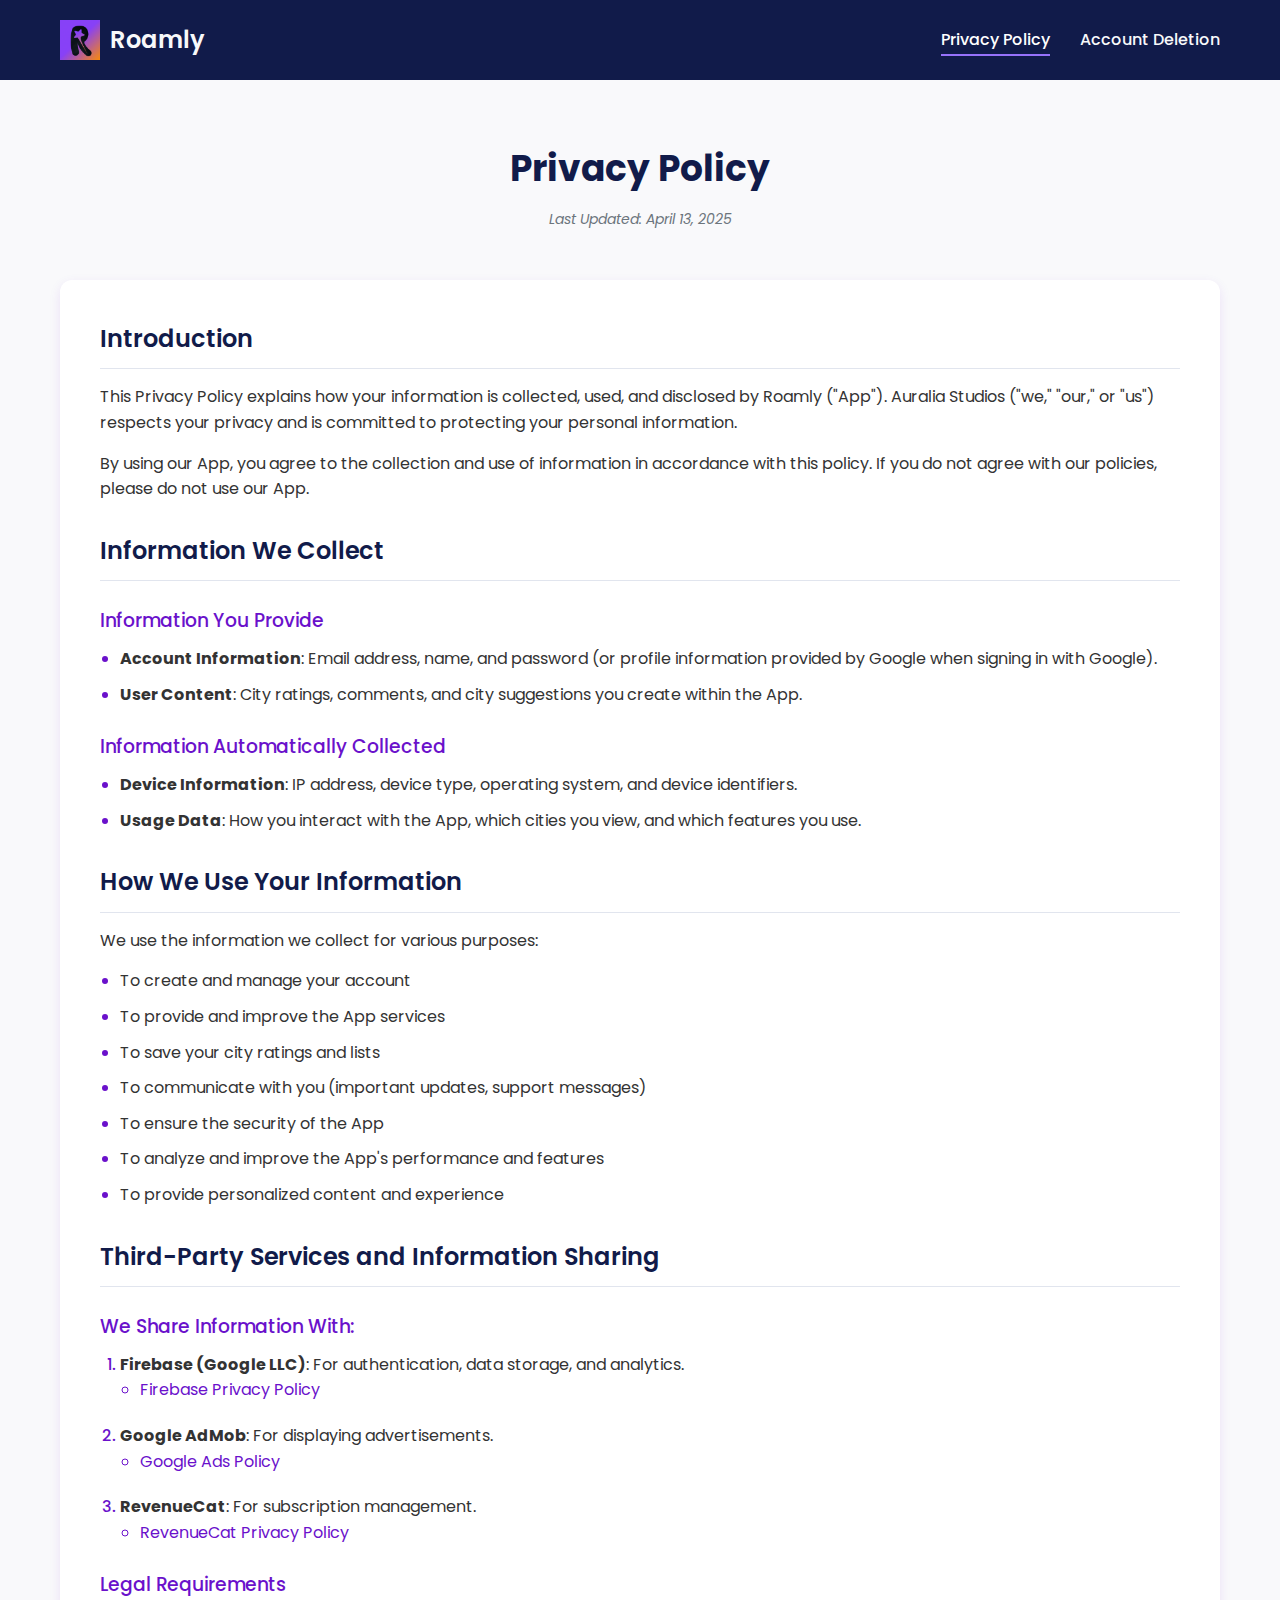
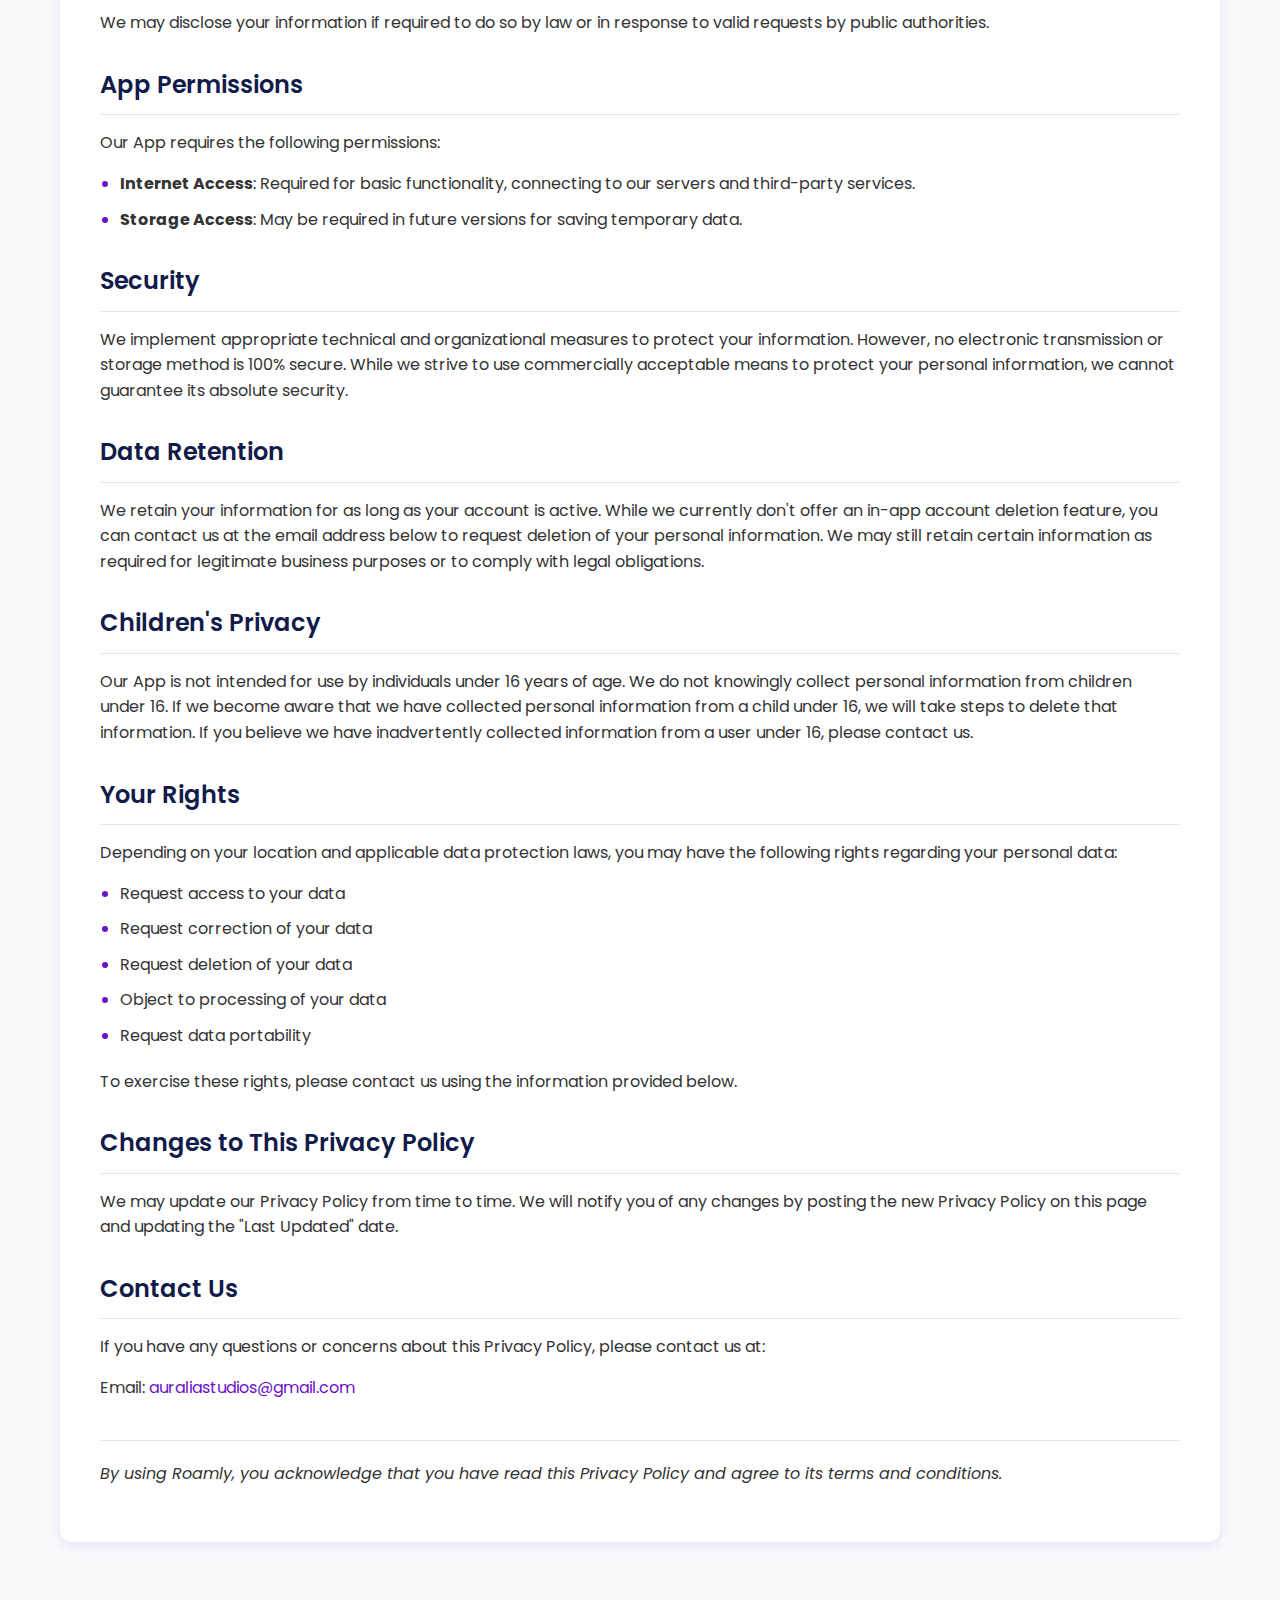
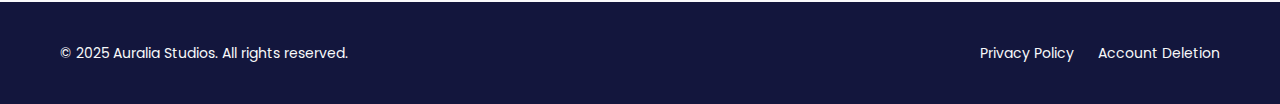
<file: index.html>
<!DOCTYPE html>
<html lang="en">
<head>
    <meta charset="UTF-8">
    <meta name="viewport" content="width=device-width, initial-scale=1.0">
    <title>Roamly Privacy Policy</title>
    <link rel="stylesheet" href="styles.css">
    <link rel="preconnect" href="https://fonts.googleapis.com">
    <link rel="preconnect" href="https://fonts.gstatic.com" crossorigin>
    <link href="https://fonts.googleapis.com/css2?family=Poppins:wght@300;400;500;600;700&display=swap" rel="stylesheet">
    <link rel="icon" type="image/png" href="favicon.png">
</head>
<body>
    <header>
        <div class="container">
            <div class="logo">
                <img src="logo.png" alt="Roamly Logo" class="logo-img">
                <h1>Roamly</h1>
            </div>
            <nav>
                <ul>
                    <li><a href="index.html" class="active">Privacy Policy</a></li>
                    <li><a href="delete-account.html">Account Deletion</a></li>
                </ul>
            </nav>
        </div>
    </header>

    <main>
        <div class="container">
            <section class="policy-header">
                <h1>Privacy Policy</h1>
                <p class="last-updated">Last Updated: April 13, 2025</p>
            </section>

            <section class="policy-content">
                <h2>Introduction</h2>
                <p>This Privacy Policy explains how your information is collected, used, and disclosed by Roamly ("App"). 
                   Auralia Studios ("we," "our," or "us") respects your privacy and is committed to protecting your personal information.</p>
                <p>By using our App, you agree to the collection and use of information in accordance with this policy. 
                   If you do not agree with our policies, please do not use our App.</p>

                <h2>Information We Collect</h2>
                
                <h3>Information You Provide</h3>
                <ul>
                    <li><strong>Account Information</strong>: Email address, name, and password (or profile information provided by Google when signing in with Google).</li>
                    <li><strong>User Content</strong>: City ratings, comments, and city suggestions you create within the App.</li>
                </ul>

                <h3>Information Automatically Collected</h3>
                <ul>
                    <li><strong>Device Information</strong>: IP address, device type, operating system, and device identifiers.</li>
                    <li><strong>Usage Data</strong>: How you interact with the App, which cities you view, and which features you use.</li>
                </ul>

                <h2>How We Use Your Information</h2>
                <p>We use the information we collect for various purposes:</p>
                <ul>
                    <li>To create and manage your account</li>
                    <li>To provide and improve the App services</li>
                    <li>To save your city ratings and lists</li>
                    <li>To communicate with you (important updates, support messages)</li>
                    <li>To ensure the security of the App</li>
                    <li>To analyze and improve the App's performance and features</li>
                    <li>To provide personalized content and experience</li>
                </ul>

                <h2>Third-Party Services and Information Sharing</h2>
                
                <h3>We Share Information With:</h3>
                <ol>
                    <li><strong>Firebase (Google LLC)</strong>: For authentication, data storage, and analytics.
                        <ul>
                            <li><a href="https://firebase.google.com/support/privacy" target="_blank">Firebase Privacy Policy</a></li>
                        </ul>
                    </li>
                    <li><strong>Google AdMob</strong>: For displaying advertisements.
                        <ul>
                            <li><a href="https://policies.google.com/technologies/ads" target="_blank">Google Ads Policy</a></li>
                        </ul>
                    </li>
                    <li><strong>RevenueCat</strong>: For subscription management.
                        <ul>
                            <li><a href="https://www.revenuecat.com/privacy" target="_blank">RevenueCat Privacy Policy</a></li>
                        </ul>
                    </li>
                </ol>

                <h3>Legal Requirements</h3>
                <p>We may disclose your information if required to do so by law or in response to valid requests by public authorities.</p>

                <h2>App Permissions</h2>
                <p>Our App requires the following permissions:</p>
                <ul>
                    <li><strong>Internet Access</strong>: Required for basic functionality, connecting to our servers and third-party services.</li>
                    <li><strong>Storage Access</strong>: May be required in future versions for saving temporary data.</li>
                </ul>

                <h2>Security</h2>
                <p>We implement appropriate technical and organizational measures to protect your information. However, no electronic transmission or storage method is 100% secure. While we strive to use commercially acceptable means to protect your personal information, we cannot guarantee its absolute security.</p>

                <h2>Data Retention</h2>
                <p>We retain your information for as long as your account is active. While we currently don't offer an in-app account deletion feature, you can contact us at the email address below to request deletion of your personal information. We may still retain certain information as required for legitimate business purposes or to comply with legal obligations.</p>

                <h2>Children's Privacy</h2>
                <p>Our App is not intended for use by individuals under 16 years of age. We do not knowingly collect personal information from children under 16. If we become aware that we have collected personal information from a child under 16, we will take steps to delete that information. If you believe we have inadvertently collected information from a user under 16, please contact us.</p>

                <h2>Your Rights</h2>
                <p>Depending on your location and applicable data protection laws, you may have the following rights regarding your personal data:</p>
                <ul>
                    <li>Request access to your data</li>
                    <li>Request correction of your data</li>
                    <li>Request deletion of your data</li>
                    <li>Object to processing of your data</li>
                    <li>Request data portability</li>
                </ul>
                <p>To exercise these rights, please contact us using the information provided below.</p>

                <h2>Changes to This Privacy Policy</h2>
                <p>We may update our Privacy Policy from time to time. We will notify you of any changes by posting the new Privacy Policy on this page and updating the "Last Updated" date.</p>

                <h2>Contact Us</h2>
                <p>If you have any questions or concerns about this Privacy Policy, please contact us at:</p>
                <p>Email: <a href="mailto:auraliastudios@gmail.com">auraliastudios@gmail.com</a></p>

                <div class="policy-footer">
                    <p>By using Roamly, you acknowledge that you have read this Privacy Policy and agree to its terms and conditions.</p>
                </div>
            </section>
        </div>
    </main>

    <footer>
        <div class="container">
            <p>&copy; 2025 Auralia Studios. All rights reserved.</p>
            <div class="footer-links">
                <a href="index.html">Privacy Policy</a>
                <a href="delete-account.html">Account Deletion</a>
            </div>
        </div>
    </footer>
</body>
</html>
</file>
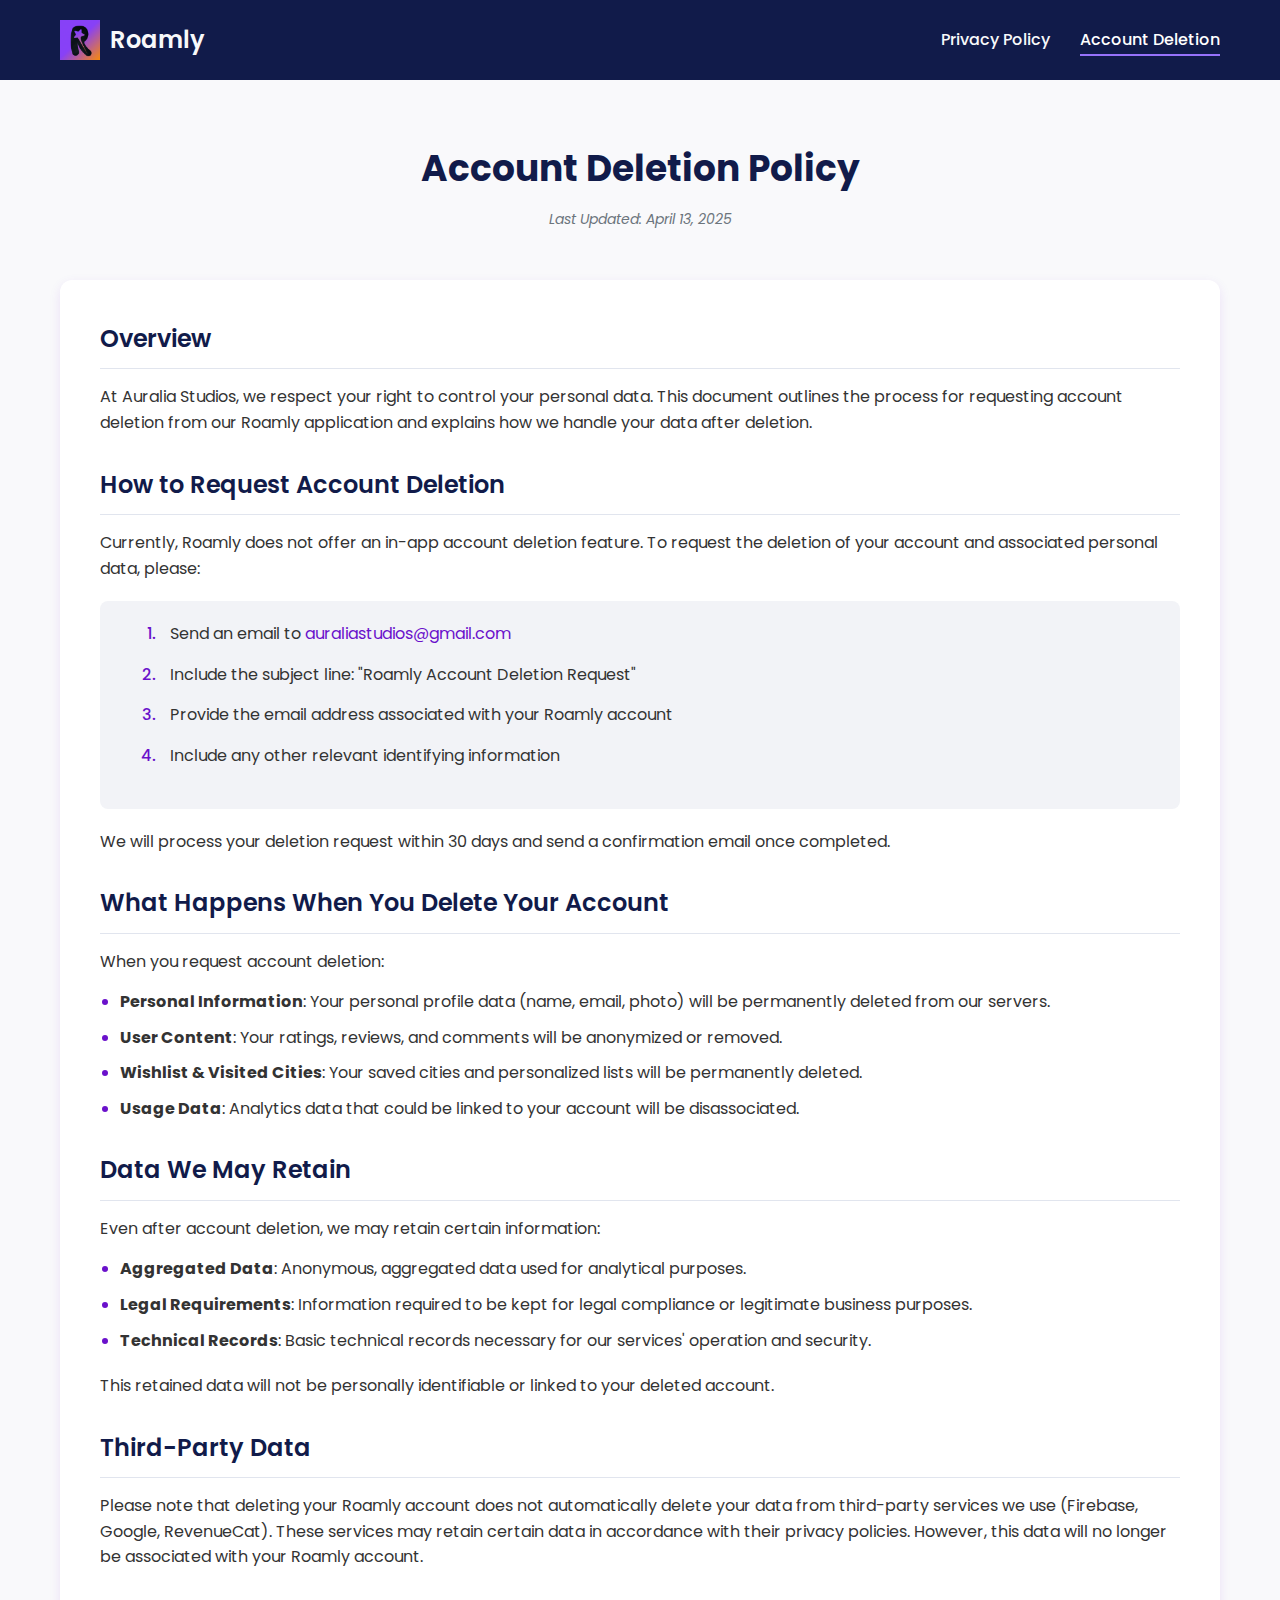
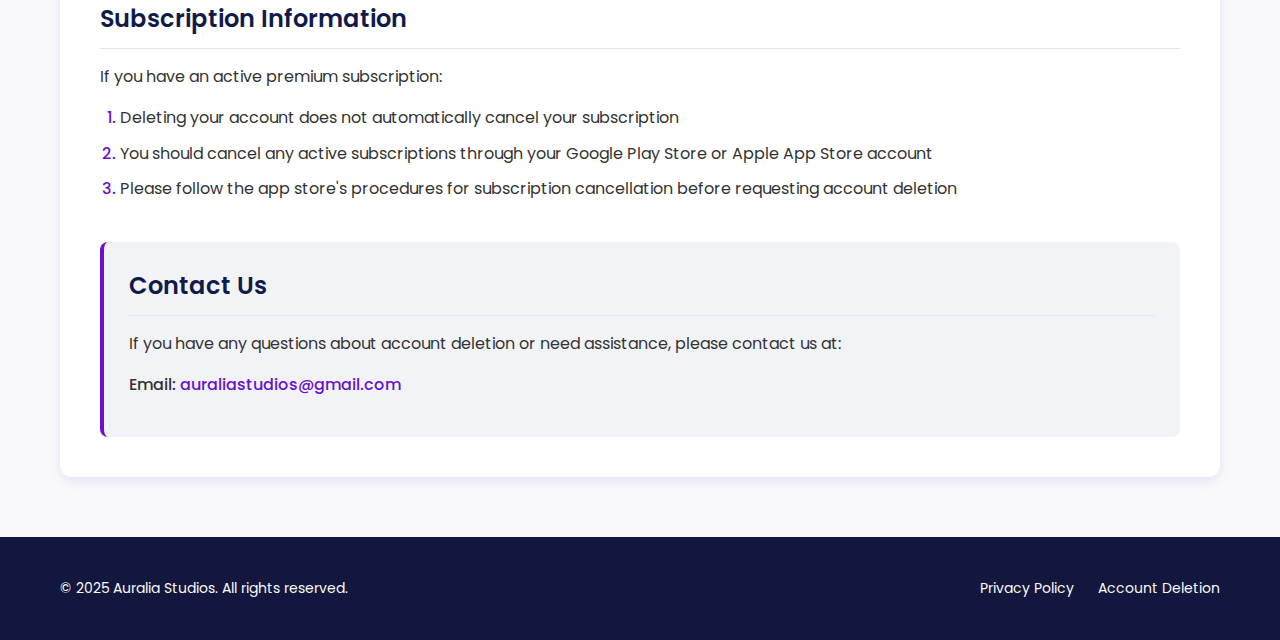
<file: delete-account.html>
<!DOCTYPE html>
<html lang="en">
<head>
    <meta charset="UTF-8">
    <meta name="viewport" content="width=device-width, initial-scale=1.0">
    <title>Roamly Account Deletion Policy</title>
    <link rel="stylesheet" href="styles.css">
    <link rel="preconnect" href="https://fonts.googleapis.com">
    <link rel="preconnect" href="https://fonts.gstatic.com" crossorigin>
    <link href="https://fonts.googleapis.com/css2?family=Poppins:wght@300;400;500;600;700&display=swap" rel="stylesheet">
    <link rel="icon" type="image/png" href="favicon.png">
</head>
<body>
    <header>
        <div class="container">
            <div class="logo">
                <img src="logo.png" alt="Roamly Logo" class="logo-img">
                <h1>Roamly</h1>
            </div>
            <nav>
                <ul>
                    <li><a href="index.html">Privacy Policy</a></li>
                    <li><a href="delete-account.html" class="active">Account Deletion</a></li>
                </ul>
            </nav>
        </div>
    </header>

    <main>
        <div class="container">
            <section class="policy-header">
                <h1>Account Deletion Policy</h1>
                <p class="last-updated">Last Updated: April 13, 2025</p>
            </section>

            <section class="policy-content">
                <h2>Overview</h2>
                <p>At Auralia Studios, we respect your right to control your personal data. This document outlines the process for requesting account deletion from our Roamly application and explains how we handle your data after deletion.</p>

                <h2>How to Request Account Deletion</h2>
                <p>Currently, Roamly does not offer an in-app account deletion feature. To request the deletion of your account and associated personal data, please:</p>
                
                <div class="steps-container">
                    <ol class="steps">
                        <li>Send an email to <a href="mailto:auraliastudios@gmail.com">auraliastudios@gmail.com</a></li>
                        <li>Include the subject line: "Roamly Account Deletion Request"</li>
                        <li>Provide the email address associated with your Roamly account</li>
                        <li>Include any other relevant identifying information</li>
                    </ol>
                </div>
                
                <p>We will process your deletion request within 30 days and send a confirmation email once completed.</p>

                <h2>What Happens When You Delete Your Account</h2>
                <p>When you request account deletion:</p>
                <ul>
                    <li><strong>Personal Information</strong>: Your personal profile data (name, email, photo) will be permanently deleted from our servers.</li>
                    <li><strong>User Content</strong>: Your ratings, reviews, and comments will be anonymized or removed.</li>
                    <li><strong>Wishlist & Visited Cities</strong>: Your saved cities and personalized lists will be permanently deleted.</li>
                    <li><strong>Usage Data</strong>: Analytics data that could be linked to your account will be disassociated.</li>
                </ul>

                <h2>Data We May Retain</h2>
                <p>Even after account deletion, we may retain certain information:</p>
                <ul>
                    <li><strong>Aggregated Data</strong>: Anonymous, aggregated data used for analytical purposes.</li>
                    <li><strong>Legal Requirements</strong>: Information required to be kept for legal compliance or legitimate business purposes.</li>
                    <li><strong>Technical Records</strong>: Basic technical records necessary for our services' operation and security.</li>
                </ul>
                <p>This retained data will not be personally identifiable or linked to your deleted account.</p>

                <h2>Third-Party Data</h2>
                <p>Please note that deleting your Roamly account does not automatically delete your data from third-party services we use (Firebase, Google, RevenueCat). These services may retain certain data in accordance with their privacy policies. However, this data will no longer be associated with your Roamly account.</p>

                <h2>Subscription Information</h2>
                <p>If you have an active premium subscription:</p>
                <ol>
                    <li>Deleting your account does not automatically cancel your subscription</li>
                    <li>You should cancel any active subscriptions through your Google Play Store or Apple App Store account</li>
                    <li>Please follow the app store's procedures for subscription cancellation before requesting account deletion</li>
                </ol>

                <div class="contact-section">
                    <h2>Contact Us</h2>
                    <p>If you have any questions about account deletion or need assistance, please contact us at:</p>
                    <p class="contact-email">Email: <a href="mailto:auraliastudios@gmail.com">auraliastudios@gmail.com</a></p>
                </div>
            </section>
        </div>
    </main>

    <footer>
        <div class="container">
            <p>&copy; 2025 Auralia Studios. All rights reserved.</p>
            <div class="footer-links">
                <a href="index.html">Privacy Policy</a>
                <a href="delete-account.html">Account Deletion</a>
            </div>
        </div>
    </footer>
</body>
</html>
</file>
<file: styles.css>
/* Base Styles */
:root {
    --primary-color: #6a11cb;
    --primary-gradient: linear-gradient(135deg, #6a11cb 0%, #2575fc 100%);
    --secondary-color: #111b4a;
    --accent-color: #9772fb;
    --text-color: #333;
    --light-text: #f8f9fa;
    --background-color: #f9f9fb;
    --card-bg: #ffffff;
    --border-color: #e1e5ee;
    --shadow: 0 4px 12px rgba(106, 17, 203, 0.1);
    --input-bg: #f2f3f7;
    --footer-bg: #13163d;
}

* {
    margin: 0;
    padding: 0;
    box-sizing: border-box;
}

body {
    font-family: 'Poppins', sans-serif;
    line-height: 1.6;
    color: var(--text-color);
    background-color: var(--background-color);
}

.container {
    width: 100%;
    max-width: 1200px;
    margin: 0 auto;
    padding: 0 20px;
}

a {
    color: var(--primary-color);
    text-decoration: none;
    transition: all 0.3s ease;
}

a:hover {
    color: var(--accent-color);
    text-decoration: underline;
}

/* Header Styles */
header {
    background: var(--secondary-color);
    color: var(--light-text);
    padding: 20px 0;
}

header .container {
    display: flex;
    justify-content: space-between;
    align-items: center;
}

.logo {
    display: flex;
    align-items: center;
}

.logo h1 {
    font-size: 24px;
    font-weight: 600;
    margin-left: 10px;
}

.logo-img {
    width: 40px;
    height: 40px;
}

nav ul {
    display: flex;
    list-style: none;
}

nav li {
    margin-left: 30px;
}

nav a {
    color: var(--light-text);
    font-weight: 500;
    padding: 5px 0;
    position: relative;
}

nav a:after {
    content: '';
    position: absolute;
    width: 0;
    height: 2px;
    background: var(--accent-color);
    bottom: 0;
    left: 0;
    transition: width 0.3s ease;
}

nav a:hover:after,
nav a.active:after {
    width: 100%;
}

nav a:hover,
nav a.active {
    color: #fff;
    text-decoration: none;
}

/* Main Content Styles */
main {
    padding: 60px 0;
}

.policy-header {
    text-align: center;
    margin-bottom: 50px;
}

.policy-header h1 {
    font-size: 36px;
    color: var(--secondary-color);
    margin-bottom: 10px;
    font-weight: 700;
}

.last-updated {
    color: #6c757d;
    font-style: italic;
    font-size: 14px;
}

.policy-content {
    background: var(--card-bg);
    border-radius: 12px;
    padding: 40px;
    box-shadow: var(--shadow);
}

.policy-content h2 {
    color: var(--secondary-color);
    margin: 30px 0 15px;
    padding-bottom: 10px;
    border-bottom: 1px solid var(--border-color);
    font-weight: 600;
}

.policy-content h2:first-child {
    margin-top: 0;
}

.policy-content h3 {
    color: var(--primary-color);
    margin: 25px 0 10px;
    font-weight: 500;
}

.policy-content p {
    margin-bottom: 15px;
}

.policy-content ul, 
.policy-content ol {
    margin-bottom: 20px;
    padding-left: 20px;
}

.policy-content li {
    margin-bottom: 10px;
}

.policy-content ul li::marker {
    color: var(--primary-color);
}

.policy-content ol li::marker {
    color: var(--primary-color);
    font-weight: 500;
}

.policy-footer {
    margin-top: 40px;
    padding-top: 20px;
    border-top: 1px solid var(--border-color);
    font-style: italic;
}

/* Contact Section */
.contact-section {
    margin-top: 40px;
    padding: 25px;
    background: var(--input-bg);
    border-radius: 8px;
    border-left: 4px solid var(--primary-color);
}

.contact-email {
    font-weight: 500;
}

/* Steps Container */
.steps-container {
    background: var(--input-bg);
    border-radius: 8px;
    padding: 20px 20px 20px 40px;
    margin: 20px 0;
}

.steps {
    counter-reset: steps;
}

.steps li {
    position: relative;
    margin-bottom: 15px;
    padding-left: 10px;
}

.steps li:last-child {
    margin-bottom: 0;
}

.steps li::marker {
    color: var(--primary-color);
    font-weight: 600;
}

/* Footer Styles */
footer {
    background: var(--footer-bg);
    color: var(--light-text);
    padding: 40px 0;
    font-size: 14px;
}

footer .container {
    display: flex;
    justify-content: space-between;
    align-items: center;
    flex-wrap: wrap;
}

.footer-links a {
    color: var(--light-text);
    margin-left: 20px;
}

.footer-links a:hover {
    color: var(--accent-color);
}

/* Responsive Styles */
@media (max-width: 768px) {
    .policy-content {
        padding: 25px;
    }
    
    .policy-header h1 {
        font-size: 28px;
    }
    
    footer .container {
        flex-direction: column;
        text-align: center;
    }
    
    .footer-links {
        margin-top: 20px;
    }
    
    .footer-links a {
        margin: 0 10px;
    }
    
    header .container {
        flex-direction: column;
    }
    
    nav {
        margin-top: 20px;
    }
    
    nav ul {
        justify-content: center;
    }
    
    nav li {
        margin: 0 15px;
    }
}

@media (max-width: 480px) {
    .policy-content {
        padding: 20px;
    }
    
    .policy-header h1 {
        font-size: 24px;
    }
    
    nav li {
        margin: 0 10px;
    }
}
</file>
